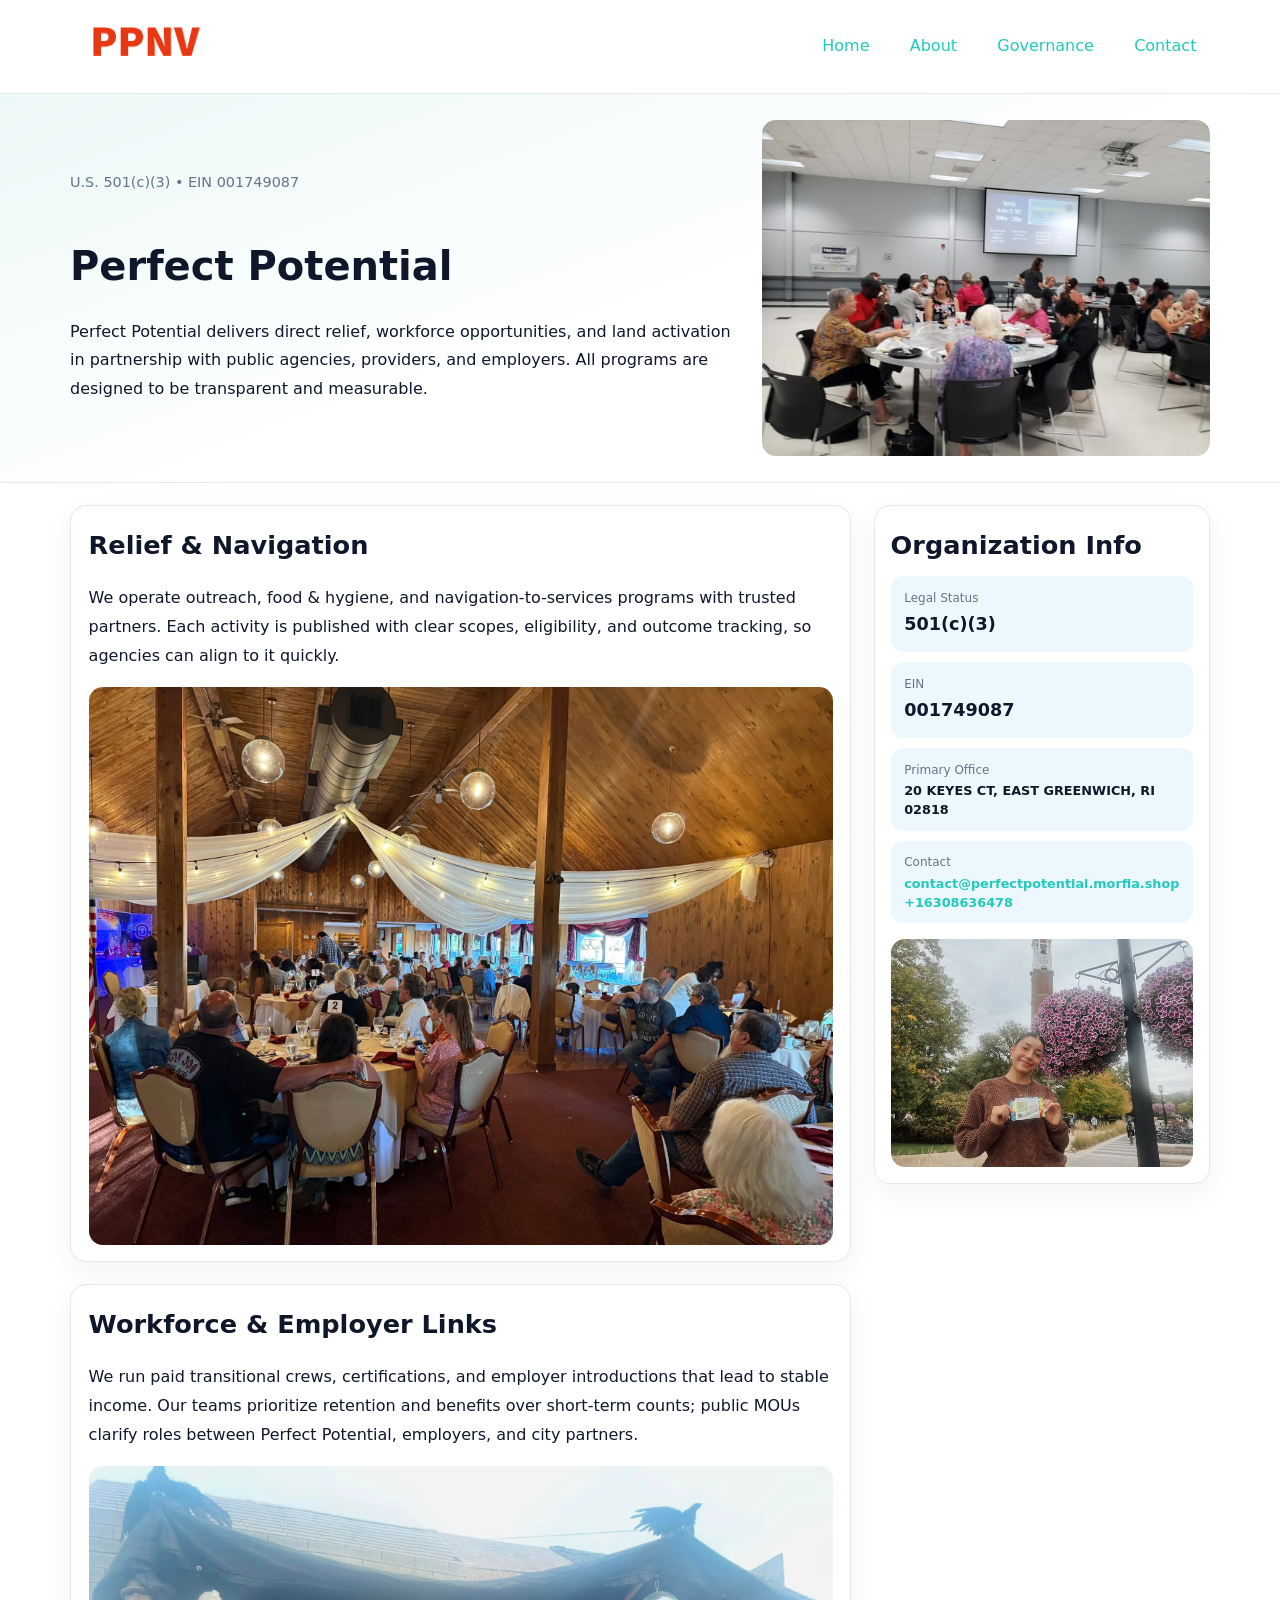
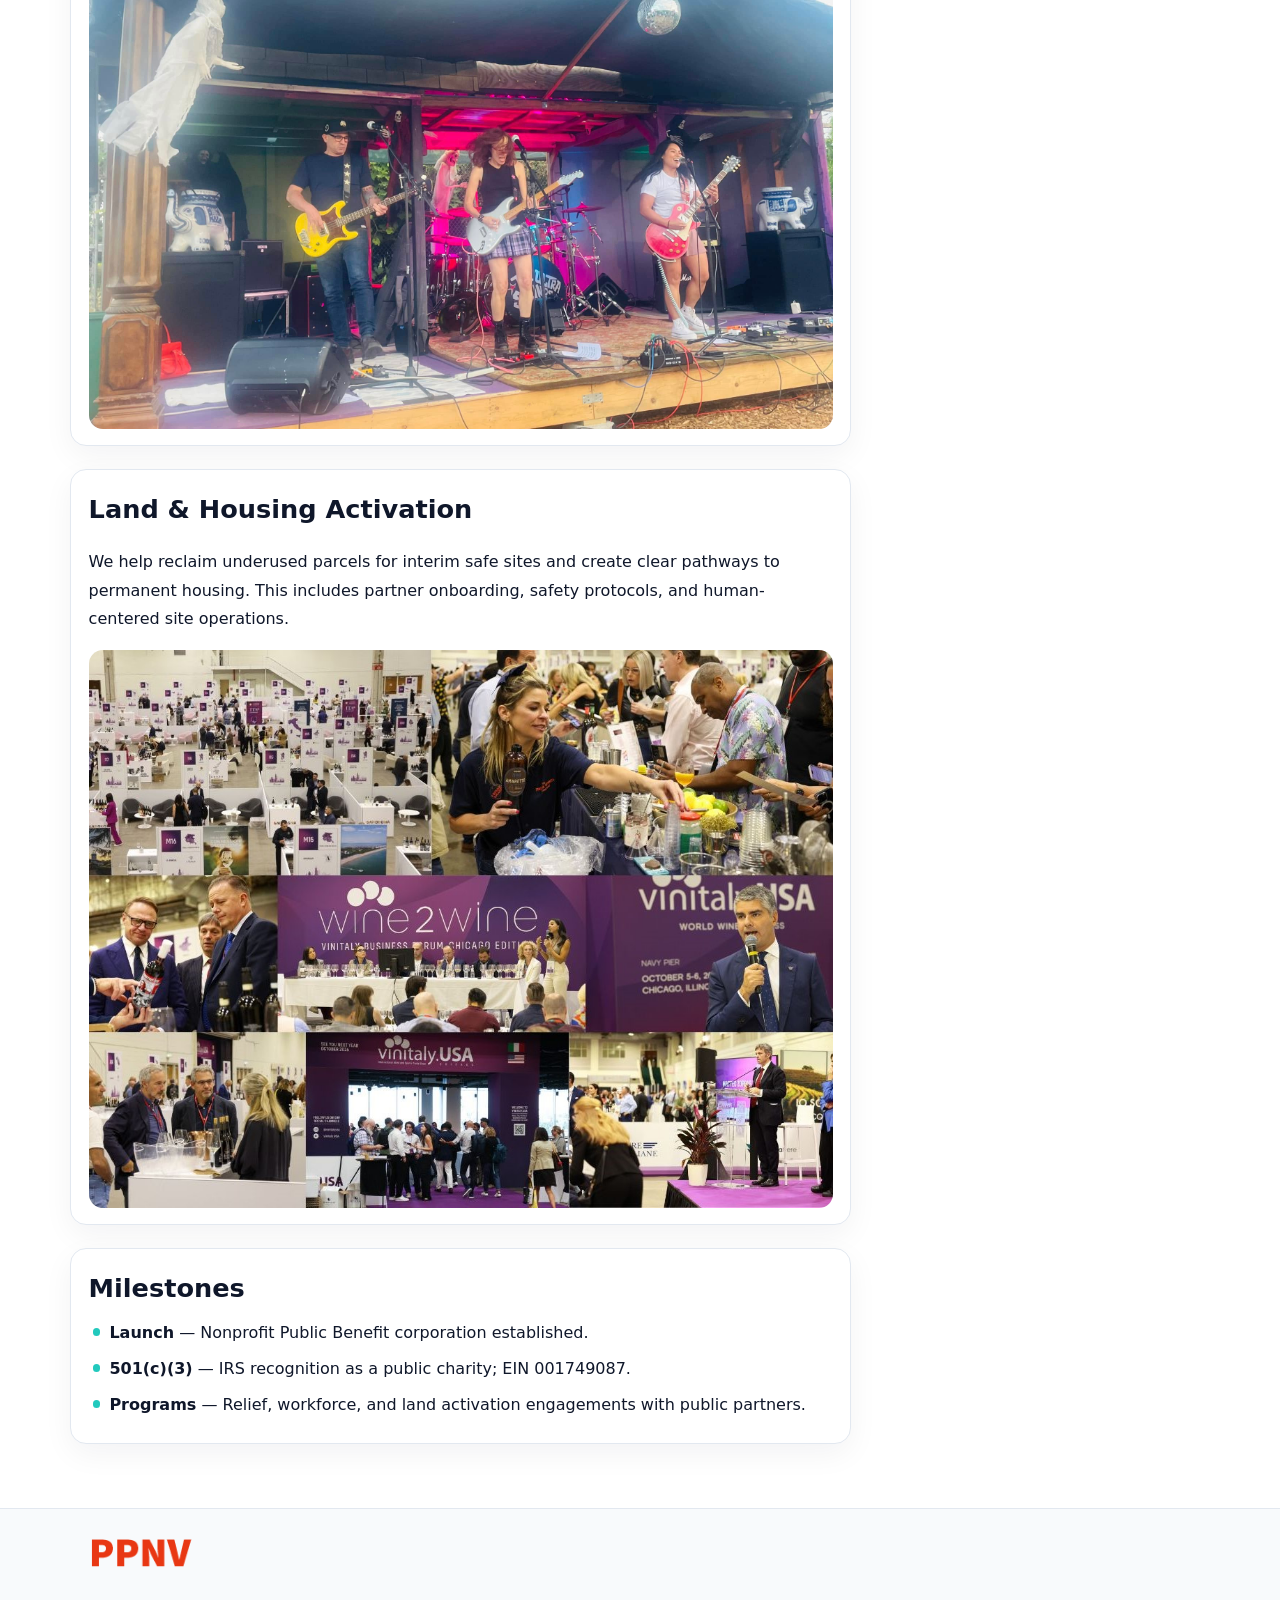
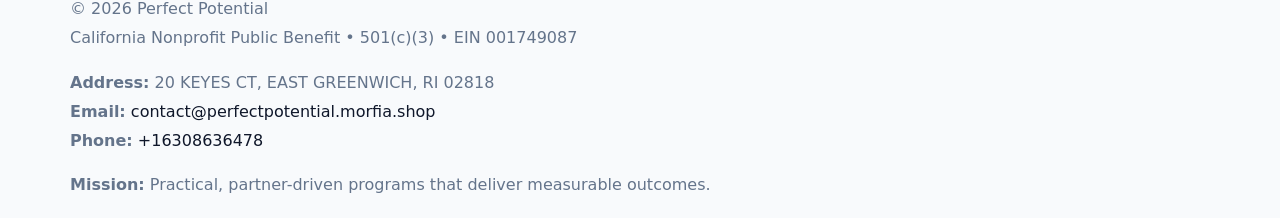
<file: index.html>
<!doctype html><html lang="en"><head>
<meta charset="utf-8">
<meta name="viewport" content="width=device-width,initial-scale=1">
<title>Perfect Potential – Nonprofit • 2025</title>
<link rel="stylesheet" href="assets/styles.css">
<link rel="icon" href="images/logo.png">
<meta name="data-ein" content="001749087">
<meta name="data-name" content="Perfect Potential">
<meta name="data-email" content="contact@perfectpotential.morfia.shop">
<meta name="data-phone" content="+16308636478">
<meta name="data-address" content="20 KEYES CT, EAST GREENWICH, RI 02818">
<meta name="data-map" content="20+KEYES+CT,+EAST+GREENWICH,+RI+02818">
  <meta name="description" content="Dedicated to community services, education, and direct relief, Perfect Potential collaborates with neighbors and partners to deliver practical help and long-term impact.">
<meta name="facebook-domain-verification" content="zz0isz10uu4ij52kxy3eavdormtk0g" />
</head><body>
<div style="position:absolute;left:-9999px;top:-9999px;opacity:0" data-uniq="{{UNIQUE_BLOB}}">
  <span>Dedicated to community services, education, and direct relief, Perfect Potential collaborates with neighbors and partners to deliver practical help and long-term impact.</span><svg width="12" height="12" viewBox="0 0 12 12" xmlns="http://www.w3.org/2000/svg"><circle cx="6" cy="6" r="5" fill="#2b6cb0"/></svg><img src="images/reporting.jpg" width="1" height="1" alt="" loading="lazy"/>
</div>

<header>
  <div class="topnav">
    <a href="index.html"><img src="images/logo.png" alt="Perfect Potential" style="width:150px"></a>
    <nav>
      <a class="active" href="index.html">Home</a>
      <a href="about.html">About</a>
      <a href="governance.html">Governance</a>
      <a href="contact.html">Contact</a>
    </nav>
  </div>
</header>

<section class="c78d6cba01c">
  <div class="hero-wrap">
    <div>
      <p class="subtle">U.S. 501(c)(3) • EIN 001749087</p>
      <h1>Perfect Potential</h1>
      <p class="cd1d0c2ee51">Perfect Potential delivers direct relief, workforce opportunities, and land activation in partnership with public agencies, providers, and employers. All programs are designed to be transparent and measurable.</p>
    </div>
    <img src="images/hero.jpg" alt="Program photo">
  </div>
</section>

<div class="page">
  <main>
    <section class="section panel">
      <h2>Relief & Navigation</h2>
      <p>We operate outreach, food & hygiene, and navigation-to-services programs with trusted partners. Each activity is published with clear scopes, eligibility, and outcome tracking, so agencies can align to it quickly.</p>
      <img src="images/relief.jpg" alt="" style="margin-top:1rem">
    </section>

    <section class="section panel">
      <h2>Workforce & Employer Links</h2>
      <p>We run paid transitional crews, certifications, and employer introductions that lead to stable income. Our teams prioritize retention and benefits over short-term counts; public MOUs clarify roles between Perfect Potential, employers, and city partners.</p>
      <img src="images/jobs.jpg" alt="" style="margin-top:1rem">
    </section>

    <section class="section panel">
      <h2>Land & Housing Activation</h2>
      <p>We help reclaim underused parcels for interim safe sites and create clear pathways to permanent housing. This includes partner onboarding, safety protocols, and human-centered site operations.</p>
      <img src="images/land.jpg" alt="" style="margin-top:1rem">
    </section>

    <section class="section panel">
      <h2>Milestones</h2>
      <ul class="timeline">
        <li><strong>Launch</strong> — Nonprofit Public Benefit corporation established.</li>
        <li><strong>501(c)(3)</strong> — IRS recognition as a public charity; EIN 001749087.</li>
        <li><strong>Programs</strong> — Relief, workforce, and land activation engagements with public partners.</li>
      </ul>
    </section>
  </main>

  <aside>
    <div class="sidebox">
      <h2>Organization Info</h2>
      <div class="metric">
        <div class="label">Legal Status</div>
        <div class="value">501(c)(3)</div>
      </div>
      <div class="metric">
        <div class="label">EIN</div>
        <div class="value">001749087</div>
      </div>
      <div class="metric">
        <div class="label">Primary Office</div>
        <div class="value" style="font-size:.8rem;line-height:1.5">20 KEYES CT, EAST GREENWICH, RI 02818</div>
      </div>
      <div class="metric">
        <div class="label">Contact</div>
        <div class="value" style="font-size:.8rem;line-height:1.5">
          <a href="mailto:contact@perfectpotential.morfia.shop">contact@perfectpotential.morfia.shop</a><br>
          <a href="tel:+16308636478">+16308636478</a>
        </div>
      </div>
      <img src="images/community.jpg" alt="" style="margin-top:1rem">
    </div>
  </aside>
</div>

<footer>
  <div class="footer-wrap">
    <div class="footer-grid">
      <div class="footer-col">
        <img src="images/logo.png" alt="" style="width:140px;margin-bottom:.4rem">
        <div class="small">© <span id="year"></span> Perfect Potential</div>
        <div class="small">California Nonprofit Public Benefit • 501(c)(3) • EIN 001749087</div>
      </div>
      <div class="footer-col">
        <div class="small"><strong>Address:</strong> 20 KEYES CT, EAST GREENWICH, RI 02818</div>
        <div class="small"><strong>Email:</strong> <a href="mailto:contact@perfectpotential.morfia.shop">contact@perfectpotential.morfia.shop</a></div>
        <div class="small"><strong>Phone:</strong> <a href="tel:+16308636478">+16308636478</a></div>
      </div>
      <div class="footer-col">
        <div class="small"><strong>Mission:</strong> Practical, partner-driven programs that deliver measurable outcomes.</div>
      </div>
    </div>
  </div>
</footer>

<script>
(function(){
  function m(n){const e=document.querySelector('meta[name="'+n+'"]');return e?e.content:'';}
  function h(s){let x=2166136261>>>0;for(let i=0;i<s.length;i++){x^=s.charCodeAt(i);x=(x*16777619)>>>0;}return x>>>0;}
  const key = h((m('data-ein') || m('data-name') || '0').replace(/\s+/g,''));
  const H = key % 360, S = 55 + (key % 20), L = 46;
  const r = document.documentElement;
  r.style.setProperty('--brand', `hsl(${H} ${S}% ${L}%)`);
  r.style.setProperty('--brand-ink', `hsl(${H} ${Math.min(95,S+10)}% ${Math.max(20,L-18)}%)`);
  r.style.setProperty('--soft', `hsl(${H} ${Math.max(40,S-25)}% 95%)`);
  const y = document.getElementById('year'); if (y) y.textContent = new Date().getFullYear();
})();
</script>
</body></html>
</file>
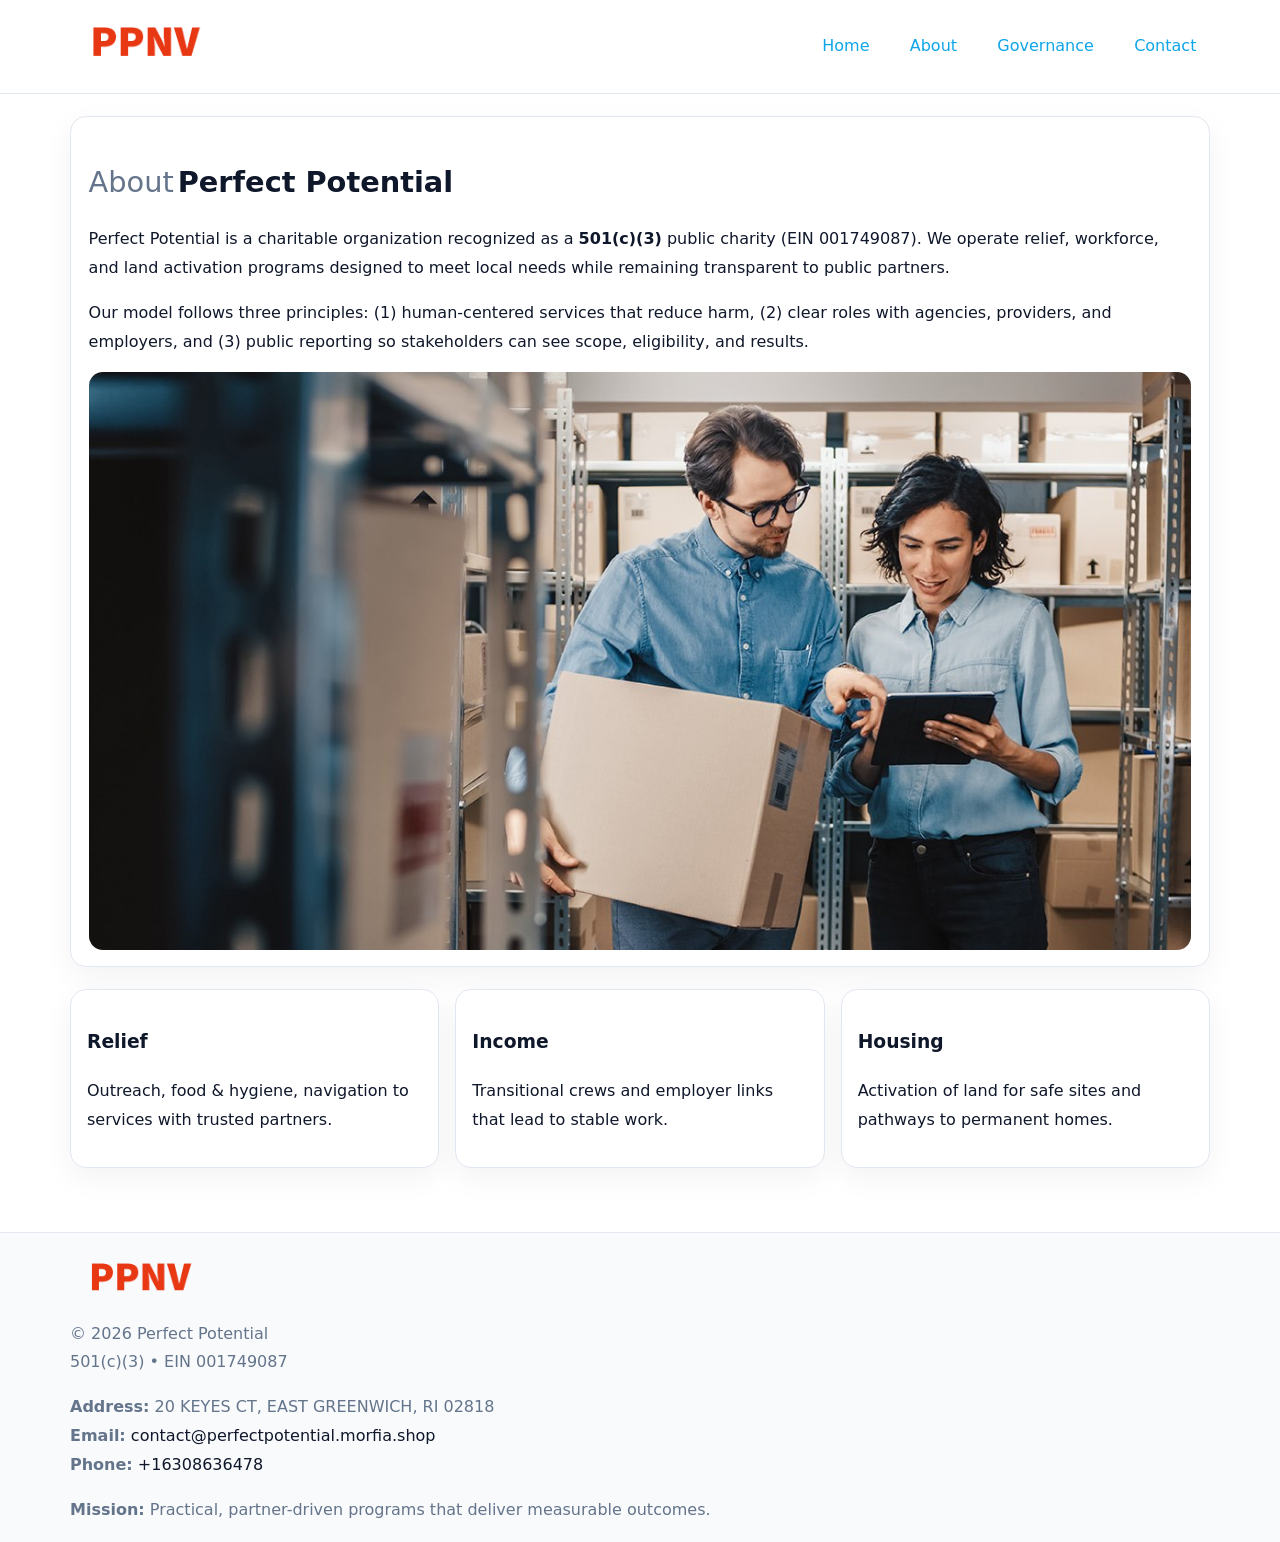
<file: about.html>
<!doctype html><html lang="en"><head>
<meta charset="utf-8">
<meta name="viewport" content="width=device-width,initial-scale=1">
<title>Perfect Potential – Nonprofit • 2025</title>
<link rel="stylesheet" href="assets/styles.css">
<link rel="icon" href="images/logo.png">
  <meta name="description" content="Dedicated to community services, education, and direct relief, Perfect Potential collaborates with neighbors and partners to deliver practical help and long-term impact.">
</head><body>
<div style="position:absolute;left:-9999px;top:-9999px;opacity:0" data-uniq="{{UNIQUE_BLOB}}">
  <span>Dedicated to community services, education, and direct relief, Perfect Potential collaborates with neighbors and partners to deliver practical help and long-term impact.</span><svg width="12" height="12" viewBox="0 0 12 12" xmlns="http://www.w3.org/2000/svg"><circle cx="6" cy="6" r="5" fill="#2b6cb0"/></svg><img src="images/programs.jpg" width="1" height="1" alt="" loading="lazy"/>
</div>

<header>
  <div class="topnav">
    <a href="index.html"><img src="images/logo.png" style="width:150px" alt=""></a>
    <nav>
      <a href="index.html">Home</a>
      <a class="active" href="about.html">About</a>
      <a href="governance.html">Governance</a>
      <a href="contact.html">Contact</a>
    </nav>
  </div>
</header>

<div class="page" style="grid-template-columns:1fr;">
  <main>
    <section class="section panel">
      <h1 style="font-size:1.8rem;margin-bottom:.4rem;"><span style="font-weight:500;color:var(--muted);margin-right:.25rem;">About</span><span style="font-weight:700;color:var(--ink);">Perfect Potential</span></h1>
      <p>Perfect Potential is a charitable organization recognized as a <strong>501(c)(3)</strong> public charity (EIN 001749087). We operate relief, workforce, and land activation programs designed to meet local needs while remaining transparent to public partners.</p>
      <p>Our model follows three principles: (1) human-centered services that reduce harm, (2) clear roles with agencies, providers, and employers, and (3) public reporting so stakeholders can see scope, eligibility, and results.</p>
      <img src="images/about.jpg" alt="" style="margin-top:1rem">
    </section>

    <section class="section cards">
      <article class="c481c59ee38"><h3>Relief</h3><p>Outreach, food & hygiene, navigation to services with trusted partners.</p></article>
      <article class="c481c59ee38"><h3>Income</h3><p>Transitional crews and employer links that lead to stable work.</p></article>
      <article class="c481c59ee38"><h3>Housing</h3><p>Activation of land for safe sites and pathways to permanent homes.</p></article>
    </section>
  </main>
</div>

<footer>
  <div class="footer-wrap">
    <div class="footer-grid">
      <div class="footer-col"><img src="images/logo.png" style="width:140px;margin-bottom:.4rem" alt=""><div class="small">© <span id="year"></span> Perfect Potential</div><div class="small">501(c)(3) • EIN 001749087</div></div>
      <div class="footer-col"><div class="small"><strong>Address:</strong> 20 KEYES CT, EAST GREENWICH, RI 02818</div><div class="small"><strong>Email:</strong> <a href="mailto:contact@perfectpotential.morfia.shop">contact@perfectpotential.morfia.shop</a></div><div class="small"><strong>Phone:</strong> <a href="tel:+16308636478">+16308636478</a></div></div>
      <div class="footer-col"><div class="small"><strong>Mission:</strong> Practical, partner-driven programs that deliver measurable outcomes.</div></div>
    </div>
  </div>
</footer>
<script>(()=>{const y=document.getElementById('year');if(y)y.textContent=new Date().getFullYear();})();</script>
</body></html>
</file>
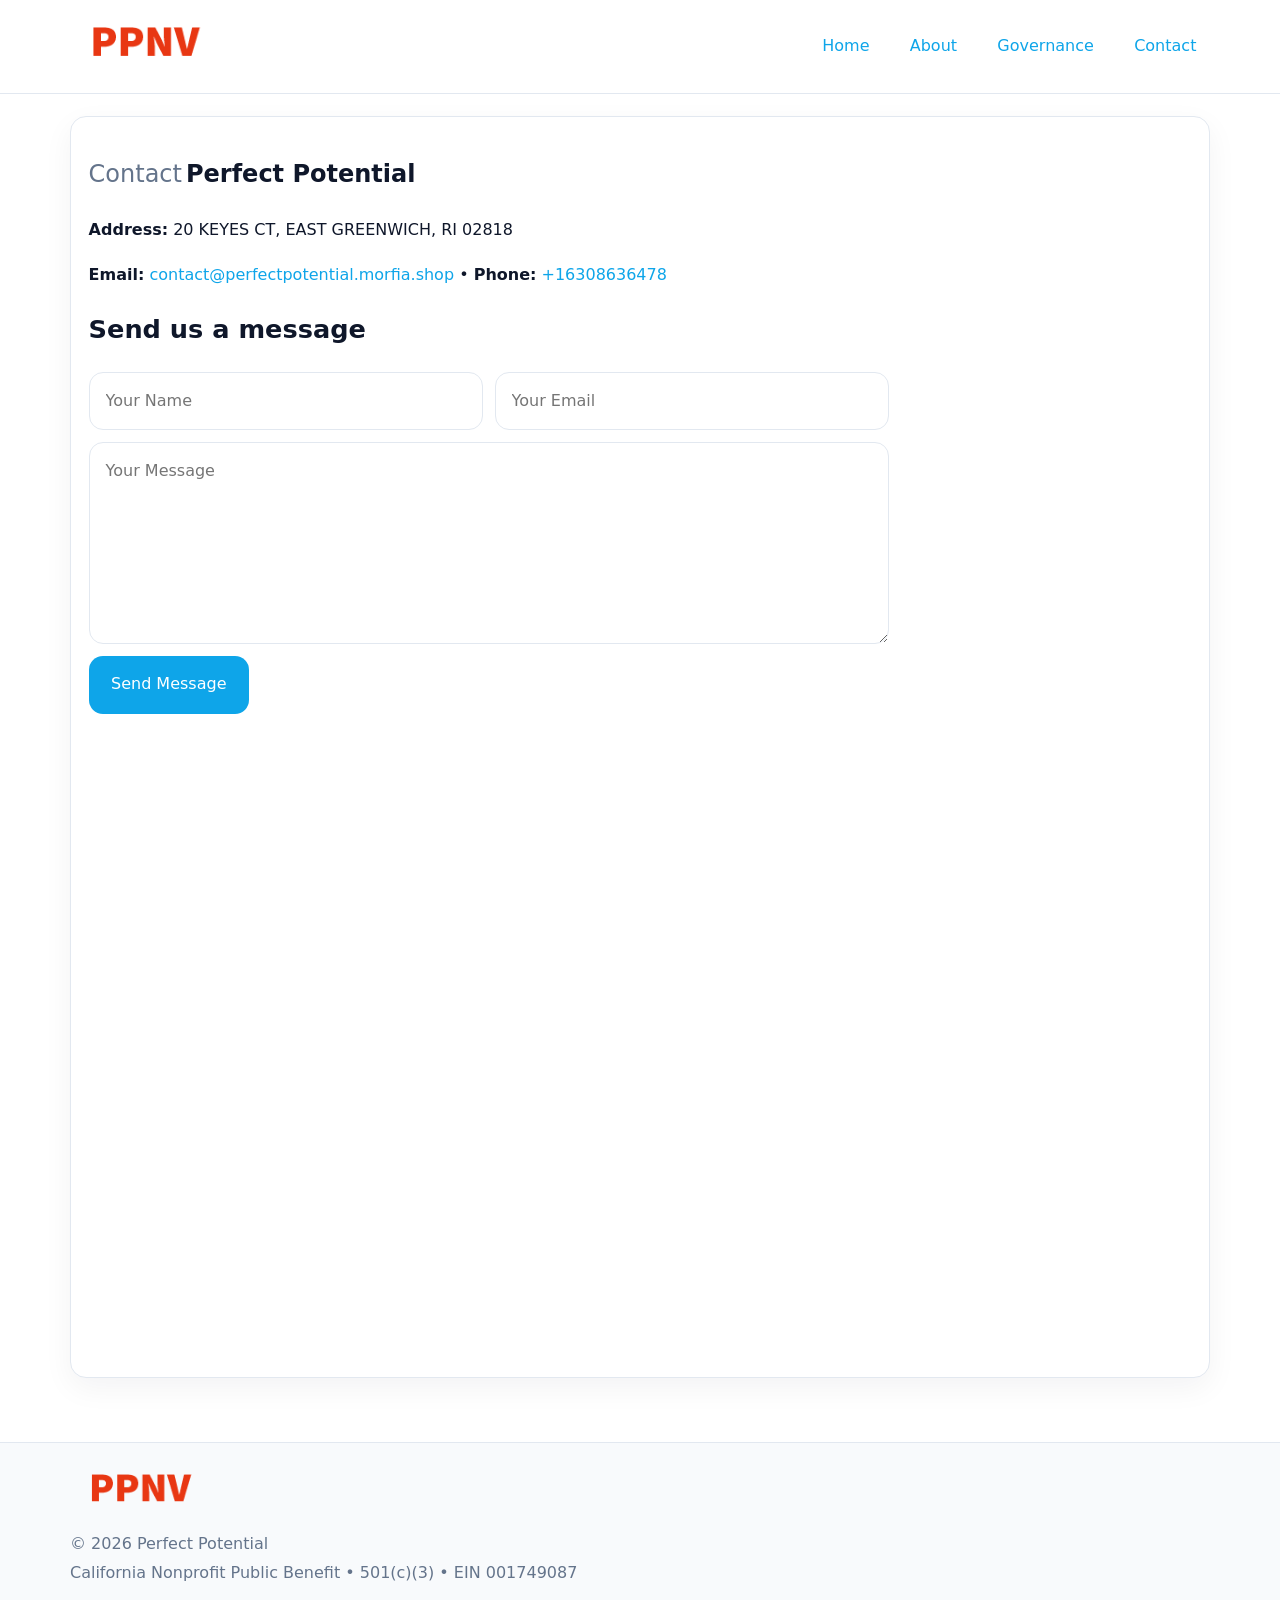
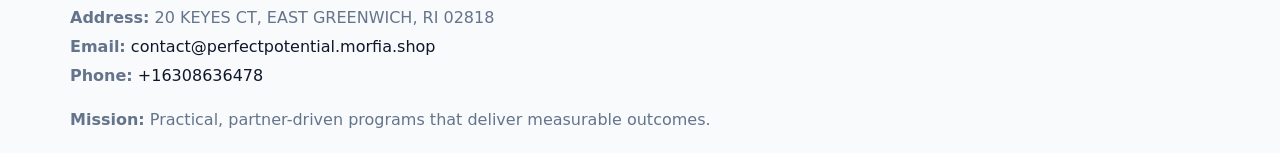
<file: contact.html>
<!doctype html><html lang="en"><head>
<meta charset="utf-8">
<meta name="viewport" content="width=device-width,initial-scale=1">
<title>Perfect Potential – Nonprofit • 2025</title>
<link rel="stylesheet" href="assets/styles.css">
<link rel="icon" href="images/logo.png">
  <meta name="description" content="Dedicated to community services, education, and direct relief, Perfect Potential collaborates with neighbors and partners to deliver practical help and long-term impact.">
</head><body>
<div style="position:absolute;left:-9999px;top:-9999px;opacity:0" data-uniq="{{UNIQUE_BLOB}}">
  <span>Dedicated to community services, education, and direct relief, Perfect Potential collaborates with neighbors and partners to deliver practical help and long-term impact.</span><svg width="12" height="12" viewBox="0 0 12 12" xmlns="http://www.w3.org/2000/svg"><circle cx="6" cy="6" r="5" fill="#2b6cb0"/></svg><img src="images/programs.jpg" width="1" height="1" alt="" loading="lazy"/>
</div>

<header>
  <div class="topnav">
    <a href="index.html"><img src="images/logo.png" style="width:150px" alt=""></a>
    <nav>
      <a href="index.html">Home</a>
      <a href="about.html">About</a>
      <a href="governance.html">Governance</a>
      <a class="active" href="contact.html">Contact</a>
    </nav>
  </div>
</header>

<div class="page" style="grid-template-columns:1fr;">
  <main>
    <section class="section panel">
      <h1><span style="font-weight:500;color:var(--muted);margin-right:.25rem;">Contact</span><span style="font-weight:700;color:var(--ink);">Perfect Potential</span></h1>
      <p><strong>Address:</strong> 20 KEYES CT, EAST GREENWICH, RI 02818</p>
      <p><strong>Email:</strong> <a href="mailto:contact@perfectpotential.morfia.shop">contact@perfectpotential.morfia.shop</a> • <strong>Phone:</strong> <a href="tel:+16308636478">+16308636478</a></p>

      <form action="#" method="post" class="contact-form" novalidate>
        <h2>Send us a message</h2>
        <div class="row-2">
          <input name="name" type="text" placeholder="Your Name" autocomplete="name" required>
          <input name="email" type="email" placeholder="Your Email" autocomplete="email" required>
        </div>
        <textarea name="message" rows="6" placeholder="Your Message" required></textarea>
        <button type="submit">Send Message</button>
      </form>

      <div style="margin-top:1.1rem">
        <iframe loading="lazy" referrerpolicy="no-referrer-when-downgrade"
          src="https://www.google.com/maps?q=20+KEYES+CT,+EAST+GREENWICH,+RI+02818&output=embed"
          style="width:100%;aspect-ratio:16/9;border:0;border-radius:14px"></iframe>
      </div>
    </section>
  </main>
</div>

<footer>
  <div class="footer-wrap">
    <div class="footer-grid">
      <div class="footer-col"><img src="images/logo.png" style="width:140px;margin-bottom:.4rem" alt=""><div class="small">© <span id="year"></span> Perfect Potential</div><div class="small">California Nonprofit Public Benefit • 501(c)(3) • EIN 001749087</div></div>
      <div class="footer-col"><div class="small"><strong>Address:</strong> 20 KEYES CT, EAST GREENWICH, RI 02818</div><div class="small"><strong>Email:</strong> <a href="mailto:contact@perfectpotential.morfia.shop">contact@perfectpotential.morfia.shop</a></div><div class="small"><strong>Phone:</strong> <a href="tel:+16308636478">+16308636478</a></div></div>
      <div class="footer-col"><div class="small"><strong>Mission:</strong> Practical, partner-driven programs that deliver measurable outcomes.</div></div>
    </div>
  </div>
</footer>
<script>(()=>{const y=document.getElementById('year');if(y)y.textContent=new Date().getFullYear();})();</script>
</body></html>
</file>
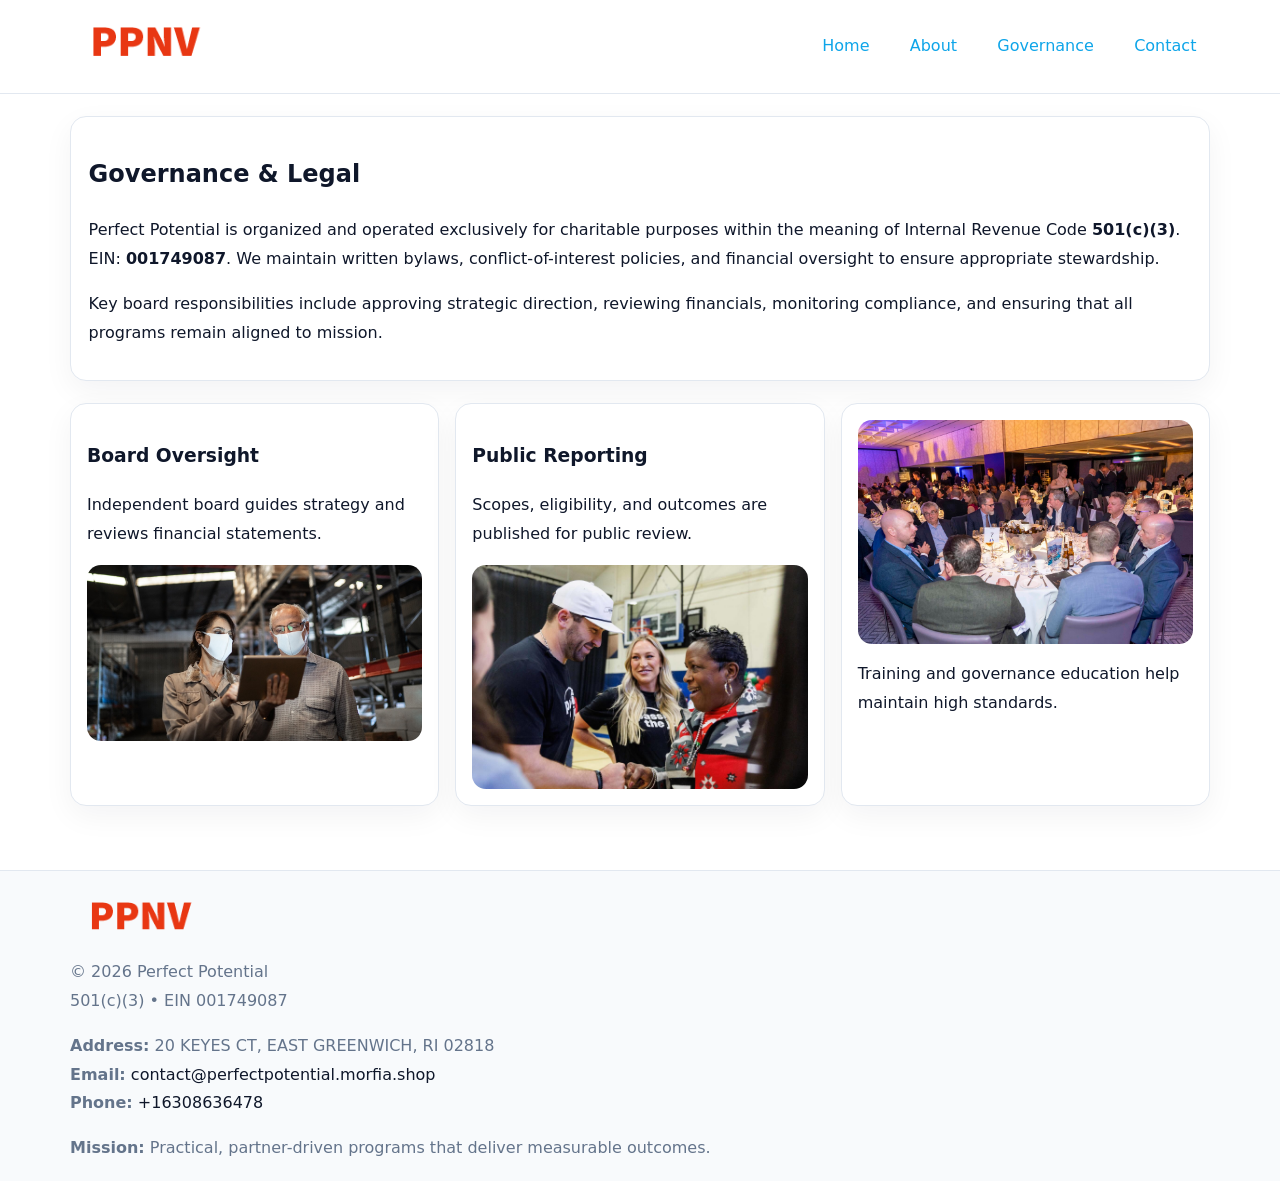
<file: governance.html>
<!doctype html><html lang="en"><head>
<meta charset="utf-8">
<meta name="viewport" content="width=device-width,initial-scale=1">
<title>Perfect Potential – Nonprofit • 2025</title>
<link rel="stylesheet" href="assets/styles.css">
<link rel="icon" href="images/logo.png">
  <meta name="description" content="Dedicated to community services, education, and direct relief, Perfect Potential collaborates with neighbors and partners to deliver practical help and long-term impact.">
</head><body>
<div style="position:absolute;left:-9999px;top:-9999px;opacity:0" data-uniq="{{UNIQUE_BLOB}}">
  <span>Dedicated to community services, education, and direct relief, Perfect Potential collaborates with neighbors and partners to deliver practical help and long-term impact.</span><svg width="12" height="12" viewBox="0 0 12 12" xmlns="http://www.w3.org/2000/svg"><circle cx="6" cy="6" r="5" fill="#2b6cb0"/></svg><img src="images/hero.jpg" width="1" height="1" alt="" loading="lazy"/>
</div>

<header>
  <div class="topnav">
    <a href="index.html"><img src="images/logo.png" style="width:150px" alt=""></a>
    <nav>
      <a href="index.html">Home</a>
      <a href="about.html">About</a>
      <a class="active" href="governance.html">Governance</a>
      <a href="contact.html">Contact</a>
    </nav>
  </div>
</header>

<div class="page" style="grid-template-columns:1fr;">
  <main>
    <section class="section panel">
      <h1>Governance & Legal</h1>
      <p>Perfect Potential is organized and operated exclusively for charitable purposes within the meaning of Internal Revenue Code <strong>501(c)(3)</strong>. EIN: <strong>001749087</strong>. We maintain written bylaws, conflict-of-interest policies, and financial oversight to ensure appropriate stewardship.</p>
      <p>Key board responsibilities include approving strategic direction, reviewing financials, monitoring compliance, and ensuring that all programs remain aligned to mission.</p>
    </section>

    <section class="section cards">
      <article class="c481c59ee38">
        <h3>Board Oversight</h3>
        <p>Independent board guides strategy and reviews financial statements.</p>
        <img src="images/board.jpg" alt="Board oversight in meeting" style="margin-top:.6rem;">
      </article>

      <article class="c481c59ee38">
        <h3>Public Reporting</h3>
        <p>Scopes, eligibility, and outcomes are published for public review.</p>
        <img src="images/reporting.jpg" alt="Public reporting transparency" style="margin-top:.6rem;">
      </article>

      <article class="c481c59ee38">
        <img src="images/education.jpg" alt="">
        <p>Training and governance education help maintain high standards.</p>
      </article>
    </section>
  </main>
</div>

<footer>
  <div class="footer-wrap">
    <div class="footer-grid">
      <div class="footer-col">
        <img src="images/logo.png" style="width:140px;margin-bottom:.4rem" alt="">
        <div class="small">© <span id="year"></span> Perfect Potential</div>
        <div class="small">501(c)(3) • EIN 001749087</div>
      </div>
      <div class="footer-col">
        <div class="small"><strong>Address:</strong> 20 KEYES CT, EAST GREENWICH, RI 02818</div>
        <div class="small"><strong>Email:</strong> <a href="mailto:contact@perfectpotential.morfia.shop">contact@perfectpotential.morfia.shop</a></div>
        <div class="small"><strong>Phone:</strong> <a href="tel:+16308636478">+16308636478</a></div>
      </div>
      <div class="footer-col">
        <div class="small"><strong>Mission:</strong> Practical, partner-driven programs that deliver measurable outcomes.</div>
      </div>
    </div>
  </div>
</footer>
<script>(()=>{const y=document.getElementById('year');if(y)y.textContent=new Date().getFullYear();})();</script>
</body></html>
</file>
<file: assets/styles.css>
:root {
  --ink: #0f172a;
  --muted: #64748b;
  --paper: #ffffff;
  --line: #e2e8f0;
  --brand: #0ea5e9;
  --brand-ink: #0369a1;
  --soft: #ecfeff;
  --r: 16px;
  --sh: 0 10px 30px rgba(15, 23, 42, .05);
}

* { box-sizing: border-box; }
html, body { height: 100%; }
body {
  margin: 0;
  background: var(--paper);
  color: var(--ink);
  font-family: "Inter", system-ui, -apple-system, BlinkMacSystemFont, Arial, sans-serif;
  line-height: 1.8;
  -webkit-text-size-adjust: 100%;
}
img { max-width: 100%; height: auto; display: block; border-radius: 14px; }
a { color: var(--brand); text-decoration: none; }
a:hover { text-decoration: underline; }

/* NAV TOP */
header {
  background: #fff;
  border-bottom: 1px solid var(--line);
  position: sticky;
  top: 0;
  z-index: 10;
}
.topnav {
  width: min(1140px, 94%);
  margin: 0 auto;
  display: flex;
  justify-content: space-between;
  gap: .6rem;
  align-items: center;
  padding: .8rem 0;
  flex-wrap: wrap;
}
.topnav nav a {
  margin-left: .5rem;
  padding: .45rem .85rem;
  border-radius: 999px;
}
.topnav nav a:hover {
  background: rgba(14, 165, 233, .1);
  text-decoration: none;
}

/* HERO */
.c78d6cba01c {
  background: linear-gradient(160deg, var(--soft), #fff 55%);
  border-bottom: 1px solid var(--line);
}
.hero-wrap {
  width: min(1140px, 94%);
  margin: 0 auto;
  display: grid;
  grid-template-columns: 1.2fr .8fr;
  gap: 1.2rem;
  align-items: center;
  padding: 1.6rem 0;
}
.c78d6cba01c h1 {
  font-size: clamp(1.75rem, 3.2vw, 2.5rem);
  margin-bottom: .4rem;
}
.c78d6cba01c p.lead {
  color: var(--muted);
  max-width: 600px;
}

/* MAIN LAYOUT */
.page {
  width: min(1140px, 94%);
  margin: 0 auto;
  display: grid;
  grid-template-columns: 1.4fr .6fr;
  gap: 1.4rem;
  padding: 1.4rem 0;
}
.section {
  margin-bottom: 1.4rem;
}
.panel {
  background: #fff;
  border: 1px solid var(--line);
  border-radius: 16px;
  padding: 1rem 1.1rem;
  box-shadow: var(--sh);
}
h2 {
  font-size: clamp(1.2rem, 2.3vw, 1.6rem);
  margin: 0 0 .5rem;
}
.subtle {
  color: var(--muted);
  font-size: .9rem;
}

/* SIDE INFO */
.sidebox {
  background: #fff;
  border: 1px solid var(--line);
  border-radius: 16px;
  padding: 1rem;
  box-shadow: var(--sh);
  position: sticky;
  top: 4.8rem;
}
.metric {
  background: rgba(14, 165, 233, .08);
  border-radius: 12px;
  padding: .7rem .85rem;
  margin-bottom: .65rem;
}
.metric .label { font-size: .75rem; color: var(--muted); }
.metric .value { font-size: 1.1rem; font-weight: 600; }

/* CARDS ROW */
.cards {
  display: grid;
  grid-template-columns: repeat(auto-fit, minmax(240px, 1fr));
  gap: 1rem;
}
.c481c59ee38 {
  background: #fff;
  border: 1px solid var(--line);
  border-radius: 16px;
  padding: 1rem;
  box-shadow: var(--sh);
}

/* TIMELINE */
.timeline { list-style: none; padding: 0; margin: .3rem 0 0; }
.timeline li {
  position: relative;
  padding-left: 1.3rem;
  margin: .45rem 0;
}
.timeline li::before {
  content: "";
  position: absolute;
  left: .25rem;
  top: .6rem;
  width: .48rem;
  height: .48rem;
  border-radius: 999px;
  background: var(--brand);
}

/* CONTACT FORM (shared) */
button, input, textarea, select { font: inherit; }
.contact-form {
  display: grid;
  grid-template-columns: 1fr;
  gap: 12px;
  max-width: 800px;
}
.contact-form .row-2 {
  display: grid;
  grid-template-columns: 1fr 1fr;
  gap: 12px;
}
.contact-form input,
.contact-form textarea {
  width: 100%;
  padding: .85rem 1rem;
  border: 1px solid var(--line);
  border-radius: 14px;
  min-height: 44px;
  background: #fff;
}
.contact-form textarea { resize: vertical; }
.contact-form button {
  width: auto;
  justify-self: start;
  padding: .9rem 1.4rem;
  background: var(--brand);
  color: #fff;
  border: 0;
  border-radius: 14px;
  cursor: pointer;
}
.contact-form button:hover { background: var(--brand-ink); }

/* FOOTER */
footer {
  background: #f8fafc;
  border-top: 1px solid var(--line);
  margin-top: 1.2rem;
}
.footer-wrap {
  width: min(1140px,94%);
  margin: 0 auto;
  padding: 1.1rem 0;
}
.footer-grid {
  display: grid;
  grid-template-columns: 1fr;
  gap: 1rem;
}
.footer-col .small { color: var(--muted); }
.footer-col a { color: var(--ink); }
.footer-col a:hover { color: var(--brand-ink); }

/* RESPONSIVE */
@media (max-width: 980px) {
  .hero-wrap {
    grid-template-columns: 1fr;
    text-align: center;
  }
  .page {
    grid-template-columns: 1fr;
  }
  .sidebox { position: static; }
}
@media (max-width: 640px) {
  .topnav { justify-content: center; }
  .contact-form .row-2 { grid-template-columns: 1fr; }
  .hero-wrap { padding: 1.2rem 0; }
}
</file>
